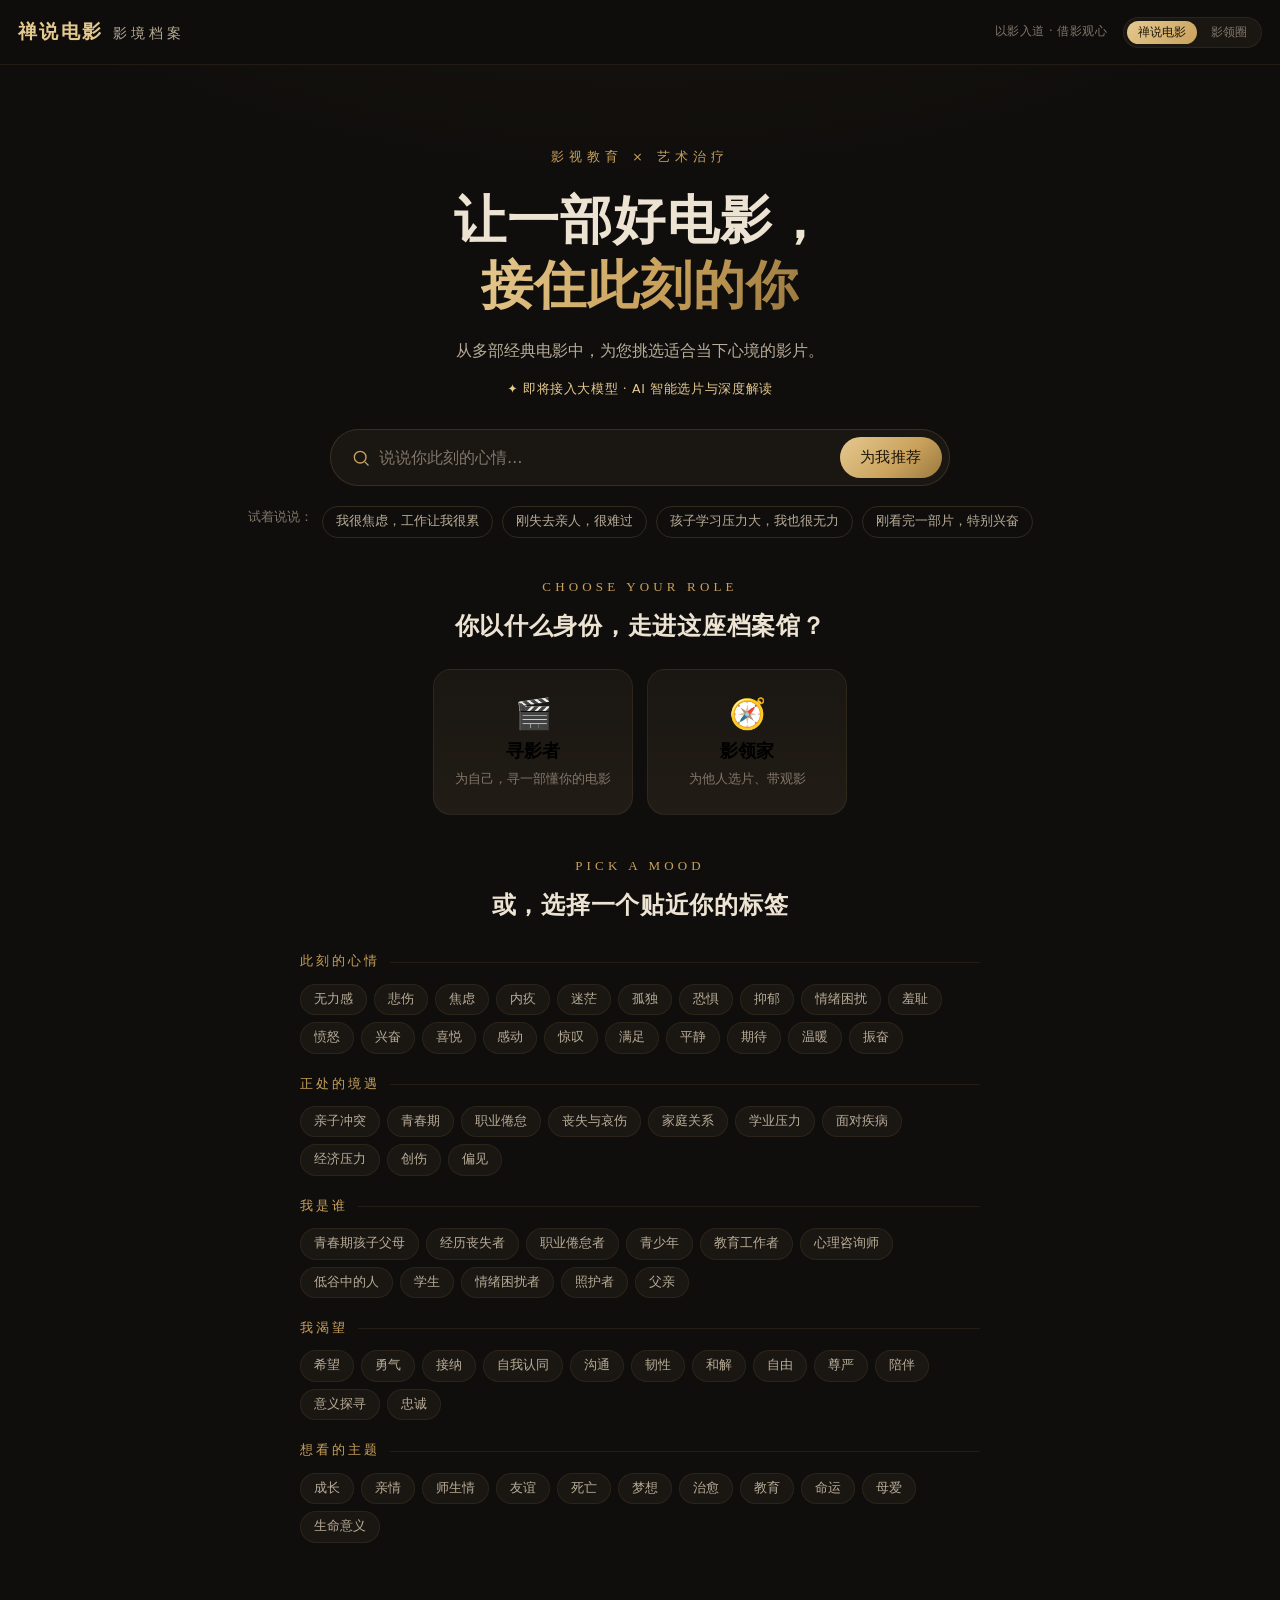
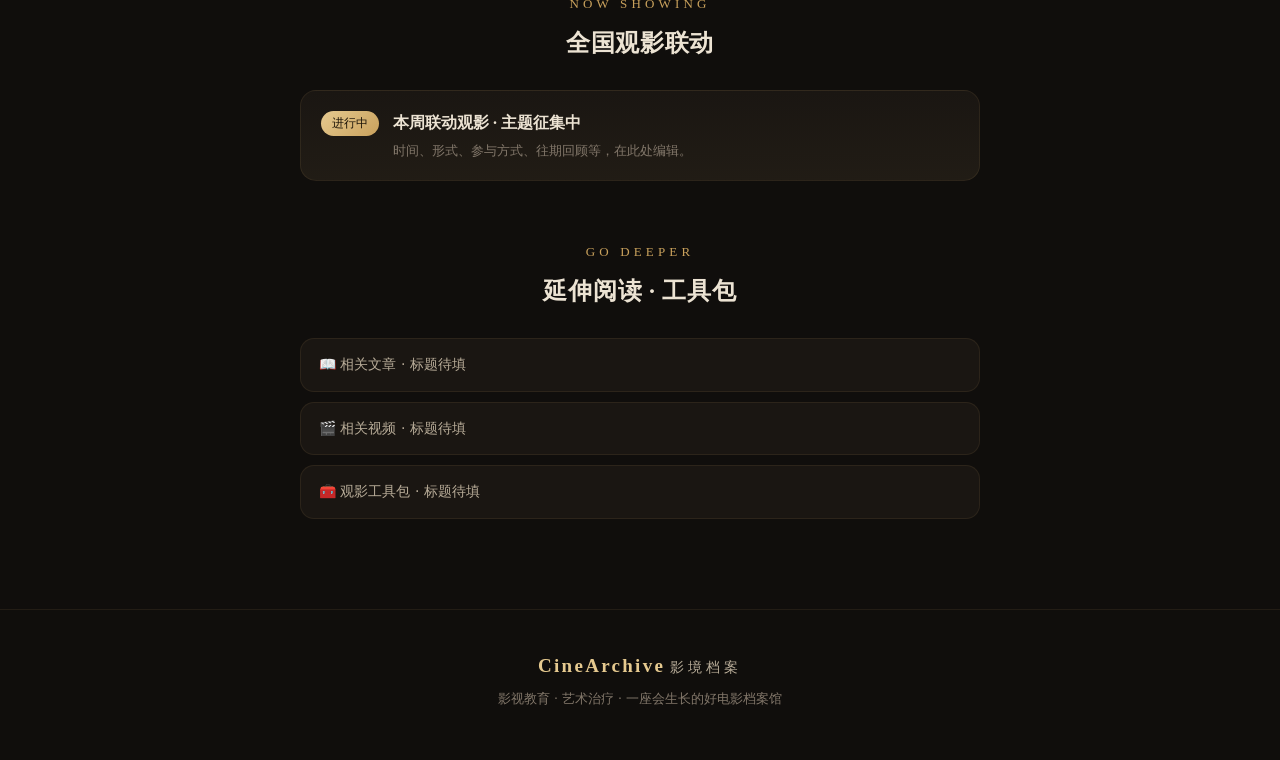
<file: cinearchive.html>
<!DOCTYPE html>
<html lang="zh-CN">
<head>
<meta charset="UTF-8" />
<meta name="viewport" content="width=device-width, initial-scale=1.0, viewport-fit=cover" />
<title>影境档案 · 好电影的深度档案馆</title>
<meta name="description" content="从多部经典电影中，为您挑选适合当下心境的影片——影视教育 × 艺术治疗。" />
<meta name="theme-color" content="#100e0c" />
<style>
:root{--bg:#100e0c;--surface:#1a1612;--surface-2:#211c15;--hairline:rgba(214,177,110,.16);--hairline-soft:rgba(214,177,110,.09);--ink:#ece3d3;--ink-2:#b9ad99;--ink-3:#82776a;--gold:#c9a15c;--gold-rgb:201,161,92;--gold-soft:#e5c98f;--gold-deep:#9a793e;--danger:#c96a5c;--font-serif:"Songti SC","STSong","SimSun",serif;--font-sans:-apple-system,"PingFang SC","Microsoft YaHei",system-ui,sans-serif;--ease:cubic-bezier(.22,1,.36,1)}
body[data-brand="yingling"]{--gold:#7b9bd6;--gold-soft:#a9c3ee;--gold-deep:#5a78b0;--gold-rgb:123,155,214;--hairline:rgba(150,180,225,.16);--hairline-soft:rgba(150,180,225,.09)}
*{box-sizing:border-box}
body{margin:0;background:var(--bg);background:radial-gradient(1400px 800px at 50% -12%,#1d1812 0%,var(--bg) 58%);color:var(--ink);font-family:var(--font-sans);line-height:1.7;-webkit-font-smoothing:antialiased;overflow-x:hidden}
.container{width:min(680px,calc(100% - 36px));margin-inline:auto}
.site-header{position:sticky;top:0;z-index:20;display:flex;align-items:center;gap:16px;padding:16px 18px;background:rgba(16,14,12,.92);border-bottom:1px solid var(--hairline-soft)}
.brand{display:flex;align-items:baseline;gap:10px;text-decoration:none;color:var(--ink)}
.brand__mark{font-family:Georgia,serif;font-size:19px;font-weight:600;letter-spacing:.12em;color:var(--gold-soft)}
.brand__cn{font-family:var(--font-serif);font-size:14px;letter-spacing:.28em;color:var(--ink-2)}
.brand__tagline{margin-left:auto;font-size:11.5px;letter-spacing:.04em;color:var(--ink-3)}
.brand-switch{display:flex;gap:3px;flex-shrink:0;background:var(--surface);border:1px solid var(--hairline-soft);border-radius:999px;padding:3px}
.brand-switch button{border:none;background:transparent;color:var(--ink-3);font-size:11.5px;padding:4px 11px;border-radius:999px;cursor:pointer;transition:all .2s}
.brand-switch button.is-active{background:linear-gradient(135deg,var(--gold-soft),var(--gold));color:#1c1408}
.hero{padding:clamp(48px,9vh,88px) 18px 30px;text-align:center}
.hero__eyebrow{margin:0 0 20px;font-size:12.5px;letter-spacing:.4em;color:var(--gold);text-transform:uppercase}
.hero__title{margin:0;font-family:var(--font-serif);font-weight:700;font-size:clamp(34px,7vw,52px);line-height:1.25;letter-spacing:.02em}
.hero__title em{font-style:normal;background:linear-gradient(120deg,var(--gold-soft),var(--gold) 55%,var(--gold-deep));-webkit-background-clip:text;background-clip:text;color:transparent}
.hero__sub{margin:20px auto 0;font-size:15.5px;font-weight:300;color:var(--ink-2)}
.hero__ai-note{margin:14px 0 0;font-size:12.5px;letter-spacing:.05em;color:var(--gold-soft)}
.ask-box{display:flex;align-items:center;gap:8px;max-width:620px;margin:30px auto 0;padding:7px 7px 7px 20px;background:var(--surface);border:1px solid var(--hairline);border-radius:999px;transition:border-color .3s var(--ease),box-shadow .3s var(--ease)}
.ask-box:focus-within{border-color:var(--gold-deep);box-shadow:0 0 0 4px rgba(var(--gold-rgb),.22)}
.ask-box__icon{color:var(--gold);display:inline-flex;flex-shrink:0}
.ask-box__input{flex:1;min-width:0;background:transparent;border:none;outline:none;color:var(--ink);font-family:var(--font-sans);font-size:15.5px;padding:11px 0}
.ask-box__input::placeholder{color:var(--ink-3)}
.ask-box__submit{display:inline-flex;align-items:center;gap:8px;flex-shrink:0;padding:11px 20px;border:none;border-radius:999px;background:linear-gradient(135deg,var(--gold-soft),var(--gold) 60%,var(--gold-deep));color:#1c1408;font-size:14.5px;font-weight:500;letter-spacing:.04em;cursor:pointer}
.hero__examples{display:flex;flex-wrap:wrap;justify-content:center;gap:9px;margin-top:20px}
.hero__examples-label{font-size:12.5px;color:var(--ink-3)}
.chip{display:inline-flex;align-items:center;padding:6px 13px;border-radius:999px;font-size:12.5px;line-height:1.4;cursor:pointer;transition:all .25s var(--ease)}
.chip--ghost{background:transparent;border:1px solid var(--hairline);color:var(--ink-2)}
.chip--ghost:hover{border-color:var(--gold-deep);color:var(--gold-soft)}
.chip--gold{background:rgba(var(--gold-rgb),.16);border:1px solid rgba(var(--gold-rgb),.38);color:var(--gold-soft)}
.chip--tag{background:var(--surface);border:1px solid var(--hairline-soft);color:var(--ink-2)}
.chip--tag:hover{border-color:var(--gold-deep);color:var(--gold-soft);transform:translateY(-1px)}
.chip--muted{background:var(--surface-2);border:1px solid var(--hairline-soft);color:var(--ink-2)}
.section-kicker{margin:0 0 8px;font-family:Georgia,serif;font-size:13px;letter-spacing:.32em;color:var(--gold);text-transform:uppercase}
.tags-section{padding:10px 0 40px}
.tags-section__head{text-align:center;margin-bottom:26px}
.tags-section__title{margin:0;font-family:var(--font-serif);font-weight:600;font-size:clamp(19px,4vw,24px);letter-spacing:.03em}
.tag-groups{display:flex;flex-direction:column;gap:20px}
.tag-group__label{display:flex;align-items:center;gap:10px;margin:0 0 11px;font-family:Georgia,serif;font-size:12.5px;letter-spacing:.24em;text-transform:uppercase;color:var(--gold)}
.tag-group__label::after{content:"";flex:1;height:1px;background:var(--hairline-soft)}
.tag-group__chips{display:flex;flex-wrap:wrap;gap:7px}
.results{padding:16px 0 40px}
.results__head{display:flex;align-items:flex-end;justify-content:space-between;gap:16px;margin-bottom:8px}
.results__query{margin:0;font-family:var(--font-serif);font-weight:600;font-size:21px;color:var(--ink)}
.results__query span{color:var(--gold-soft)}
.results__intent{display:flex;flex-wrap:wrap;gap:6px;justify-content:flex-end}
.results__note{margin:0 0 18px;font-size:12.5px;color:var(--ink-3)}
.results__grid{display:flex;flex-direction:column;gap:9px}
.movie-pill{display:flex;align-items:center;gap:13px;padding:9px 14px 9px 11px;background:linear-gradient(180deg,var(--surface),var(--surface-2));border:1px solid var(--hairline-soft);border-radius:16px;cursor:pointer;transition:transform .3s var(--ease),border-color .3s var(--ease)}
.movie-pill:hover{transform:translateY(-2px);border-color:rgba(var(--gold-rgb),.45)}
.movie-pill__poster{flex-shrink:0;width:42px;height:42px;border-radius:50%;display:flex;align-items:center;justify-content:center;font-family:var(--font-serif);font-weight:700;font-size:19px;color:rgba(255,255,255,.92)}
.movie-pill__main{flex:1;min-width:0}
.movie-pill__title{margin:0;font-family:var(--font-serif);font-weight:600;font-size:15.5px;overflow:hidden;text-overflow:ellipsis;white-space:nowrap}
.movie-pill__meta{margin:2px 0 0;font-size:11.5px;color:var(--ink-3);overflow:hidden;text-overflow:ellipsis;white-space:nowrap}
.movie-pill__tags{display:flex;gap:5px;flex-shrink:0}
.movie-pill__score{flex-shrink:0;font-family:Georgia,serif;font-size:16px;font-weight:700;color:var(--gold-soft);min-width:42px;text-align:right}
.tag-pill{padding:3px 9px;border-radius:999px;font-size:11px;background:rgba(var(--gold-rgb),.09);border:1px solid var(--hairline-soft);color:var(--ink-2);white-space:nowrap}
.tag-pill--hit{background:rgba(var(--gold-rgb),.2);border-color:rgba(var(--gold-rgb),.42);color:var(--gold-soft)}
.site-footer{margin-top:40px;padding:40px 0 50px;border-top:1px solid var(--hairline-soft);text-align:center}
.site-footer p{margin:6px 0 0;color:var(--ink-3);font-size:12.5px}
.activity-section{padding:10px 0 50px}
.activity-list{display:flex;flex-direction:column;gap:12px}
.activity-card{display:flex;align-items:flex-start;gap:14px;padding:18px 20px;background:linear-gradient(180deg,var(--surface),var(--surface-2));border:1px solid var(--hairline-soft);border-radius:16px}
.activity-card__badge{flex-shrink:0;margin-top:2px;padding:3px 11px;border-radius:999px;font-size:11.5px;font-weight:500;color:#1c1408;background:linear-gradient(135deg,var(--gold-soft),var(--gold))}
.activity-card__title{margin:0;font-family:var(--font-serif);font-weight:600;font-size:16px}
.activity-card__desc{margin:4px 0 0;font-size:13px;color:var(--ink-3)}
.extra-section{padding:10px 0 50px}
.extra-list{display:flex;flex-direction:column;gap:10px}
.extra-card{display:block;padding:14px 18px;background:var(--surface);border:1px solid var(--hairline-soft);border-radius:14px;color:var(--ink-2);text-decoration:none;font-size:14px;transition:all .25s}
.extra-card:hover{border-color:var(--gold-deep);color:var(--gold-soft)}
.guide-section{padding:8px 0 30px}
.role-select{text-align:center}
.role-cards{display:flex;gap:14px;justify-content:center;flex-wrap:wrap;margin-top:22px}
.role-card{display:flex;flex-direction:column;align-items:center;gap:8px;width:200px;padding:26px 20px;background:linear-gradient(180deg,var(--surface),var(--surface-2));border:1px solid var(--hairline-soft);border-radius:18px;cursor:pointer;transition:all .3s}
.role-card:hover{transform:translateY(-3px);border-color:var(--gold-deep)}
.role-card__icon{font-size:30px}
.role-card__name{font-family:var(--font-serif);font-weight:600;font-size:18px}
.role-card__desc{font-size:12.5px;color:var(--ink-3)}
.wizard{max-width:560px;margin:30px auto 0}
.wizard__progress{height:4px;background:var(--surface-2);border-radius:999px;overflow:hidden;margin-bottom:16px}
.wizard__progress span{display:block;height:100%;background:linear-gradient(90deg,var(--gold-soft),var(--gold));transition:width .3s}
.wizard__step{margin:0 0 6px;font-size:12px;letter-spacing:.2em;color:var(--ink-3);text-transform:uppercase}
.wizard__question{margin:0 0 18px;font-family:var(--font-serif);font-weight:600;font-size:22px}
.wizard__chips{display:flex;flex-wrap:wrap;gap:8px;margin-bottom:22px}
.wizard__chips .chip--tag.is-selected{background:rgba(var(--gold-rgb),.22);border-color:var(--gold-deep);color:var(--gold-soft)}
.wizard__nav{display:flex;gap:10px;justify-content:flex-end;align-items:center}
.interpretation{padding:16px 18px;border-radius:14px;border:1px solid var(--hairline);background:rgba(var(--gold-rgb),.08);color:var(--ink-2);font-size:14px;line-height:1.9;margin-bottom:6px;white-space:pre-wrap}
.modal{position:fixed;inset:0;z-index:50;display:flex;align-items:center;justify-content:center;padding:20px}
.modal[hidden]{display:none!important}
.modal__backdrop{position:absolute;inset:0;background:rgba(8,6,4,.82)}
.modal__dialog{position:relative;width:min(680px,100%);max-height:86vh;overflow-y:auto;background:linear-gradient(180deg,var(--surface),var(--bg));border:1px solid var(--hairline);border-radius:20px}
.modal__close{position:sticky;top:14px;float:right;margin:14px 14px 0 0;z-index:2;width:36px;height:36px;border-radius:50%;border:1px solid var(--hairline);background:var(--surface-2);color:var(--ink-2);font-size:14px;cursor:pointer}
.modal__body{padding:6px 26px 34px}
.detail-hero{display:grid;grid-template-columns:90px 1fr;gap:20px;align-items:end;margin-bottom:24px}
.poster{position:relative;aspect-ratio:2/3;border-radius:10px;overflow:hidden;display:flex;align-items:flex-end;padding:12px}
.poster::before{content:"";position:absolute;inset:0;background:linear-gradient(180deg,rgba(0,0,0,0) 45%,rgba(0,0,0,.55) 100%)}
.poster__title{position:relative;font-family:var(--font-serif);font-weight:600;font-size:14px;color:rgba(255,255,255,.94);letter-spacing:.06em;writing-mode:vertical-rl}
.detail-title{margin:0;font-family:var(--font-serif);font-weight:700;font-size:26px}
.detail-en{margin:3px 0 0;font-family:Georgia,serif;font-style:italic;color:var(--ink-3);font-size:14px}
.detail-meta{margin:12px 0 0;display:flex;flex-wrap:wrap;gap:6px 14px;font-size:13px;color:var(--ink-2)}
.meta-dot{color:var(--ink-3)}
.detail-synopsis{font-size:14.5px;line-height:1.95;color:var(--ink);border-left:2px solid var(--gold-deep);padding-left:16px;margin:0 0 22px}
.detail-section{margin-bottom:22px}
.detail-section h4{margin:0 0 9px;font-family:var(--font-serif);font-size:13.5px;font-weight:600;letter-spacing:.14em;color:var(--gold)}
.detail-section p,.detail-section li{font-size:13.5px;color:var(--ink-2);font-weight:300;line-height:1.9}
.detail-section ul{margin:0;padding-left:18px}
.analysis-grid{display:grid;grid-template-columns:1fr 1fr;gap:10px}
.analysis-box{padding:13px 15px;border-radius:11px;background:var(--surface-2);border:1px solid var(--hairline-soft)}
.analysis-box h5{margin:0 0 5px;font-size:12.5px;color:var(--gold-soft);font-weight:500;letter-spacing:.08em}
.analysis-box p{margin:0;font-size:12.5px;color:var(--ink-2)}
.tag-row{display:flex;flex-wrap:wrap;gap:6px;margin-bottom:10px}
.warning{padding:11px 15px;border-radius:10px;border:1px solid rgba(201,106,92,.4);background:rgba(201,106,92,.1);color:#e0a99b;font-size:12.5px}
.rating{display:inline-flex;align-items:center;gap:4px}
.rating__src{color:var(--ink-3);font-size:11px}
.rating__val{color:var(--gold-soft);font-weight:500}
@media(max-width:520px){.brand__tagline{display:none}.movie-pill__tags{display:none}.movie-pill{padding:8px 11px}.movie-pill__poster{width:36px;height:36px;font-size:16px}.analysis-grid{grid-template-columns:1fr}.ask-box{padding-left:14px}.ask-box__submit{padding:11px 14px}.ask-box__submit span{display:none}}
</style>
</head>
<body>
<header class="site-header">
  <a class="brand" href="#top"><span class="brand__mark" id="brand-name">禅说电影</span><span class="brand__cn">影境档案</span></a>
  <span class="brand__tagline" id="brand-tagline">以影入道 · 借影观心</span>
  <div class="brand-switch" id="brand-switch">
    <button data-brand="chanshuo" class="is-active">禅说电影</button>
    <button data-brand="yingling">影领圈</button>
  </div>
</header>

<main id="top">
  <section class="hero">
    <p class="hero__eyebrow">影视教育 × 艺术治疗</p>
    <h1 class="hero__title">让一部好电影，<br><em>接住此刻的你</em></h1>
    <p class="hero__sub">从多部经典电影中，为您挑选适合当下心境的影片。</p>
    <p class="hero__ai-note">✦ 即将接入大模型 · AI 智能选片与深度解读</p>
    <form class="ask-box" id="recommend-form" autocomplete="off">
      <span class="ask-box__icon"><svg viewBox="0 0 24 24" width="20" height="20" fill="none" stroke="currentColor" stroke-width="1.6"><circle cx="11" cy="11" r="7"></circle><path d="M21 21l-4.35-4.35"></path></svg></span>
      <input id="query-input" class="ask-box__input" type="text" placeholder="说说你此刻的心情…" />
      <button class="ask-box__submit" type="submit"><span>为我推荐</span></button>
    </form>
    <div class="hero__examples">
      <span class="hero__examples-label">试着说说：</span>
      <button class="chip chip--ghost" data-query="我很焦虑，工作让我很累">我很焦虑，工作让我很累</button>
      <button class="chip chip--ghost" data-query="刚失去亲人，很难过">刚失去亲人，很难过</button>
      <button class="chip chip--ghost" data-query="孩子学习压力大，我也很无力">孩子学习压力大，我也很无力</button>
      <button class="chip chip--ghost" data-query="刚看完一部片，特别兴奋">刚看完一部片，特别兴奋</button>
    </div>
  </section>

  <section class="guide-section">
    <div class="container">
      <div class="role-select" id="role-select">
        <p class="section-kicker">Choose your role</p>
        <h2 class="tags-section__title">你以什么身份，走进这座档案馆？</h2>
        <div class="role-cards">
          <button class="role-card" data-role="viewer">
            <span class="role-card__icon">🎬</span>
            <span class="role-card__name">寻影者</span>
            <span class="role-card__desc">为自己，寻一部懂你的电影</span>
          </button>
          <button class="role-card" data-role="facilitator">
            <span class="role-card__icon">🧭</span>
            <span class="role-card__name">影领家</span>
            <span class="role-card__desc">为他人选片、带观影</span>
          </button>
        </div>
      </div>
      <div class="wizard" id="wizard" hidden>
        <div class="wizard__progress"><span id="wizard-progress"></span></div>
        <p class="wizard__step" id="wizard-step">第 1 / 5 问</p>
        <h2 class="wizard__question" id="wizard-question"></h2>
        <div class="wizard__chips" id="wizard-chips"></div>
        <div class="wizard__nav">
          <button class="mini-btn" id="wizard-back" hidden>← 上一步</button>
          <button class="ask-box__submit" id="wizard-next"><span>下一步 →</span></button>
        </div>
      </div>
    </div>
  </section>

  <section class="tags-section">
    <div class="container">
      <header class="tags-section__head">
        <p class="section-kicker">Pick a mood</p>
        <h2 class="tags-section__title">或，选择一个贴近你的标签</h2>
      </header>
      <div class="tag-groups" id="tag-groups"></div>
    </div>
  </section>

  <section class="results" id="results" hidden>
    <div class="container">
      <header class="results__head">
        <div><p class="section-kicker">为你挑选</p><h2 class="results__query">“<span id="echo-query"></span>”</h2></div>
        <div class="results__intent" id="intent-tags"></div>
      </header>
      <div class="results__grid" id="results-grid"></div>
    </div>
  </section>

  <section class="activity-section">
    <div class="container">
      <header class="tags-section__head">
        <p class="section-kicker">Now Showing</p>
        <h2 class="tags-section__title">全国观影联动</h2>
      </header>
      <!-- ⬇️⬇️ 活动编辑区开始：在这里增改活动卡片 ⬇️⬇️ -->
      <div class="activity-list">
        <article class="activity-card">
          <span class="activity-card__badge">进行中</span>
          <div><h3 class="activity-card__title">本周联动观影 · 主题征集中</h3>
          <p class="activity-card__desc">时间、形式、参与方式、往期回顾等，在此处编辑。</p></div>
        </article>
      </div>
      <!-- ⬆️⬆️ 活动编辑区结束 ⬆️⬆️ -->
    </div>
  </section>

  <section class="extra-section">
    <div class="container">
      <header class="tags-section__head">
        <p class="section-kicker">Go Deeper</p>
        <h2 class="tags-section__title">延伸阅读 · 工具包</h2>
      </header>
      <!-- ⬇️ 链接占位区：把 href="#" 换成真实文章/视频/工具包链接 ⬇️ -->
      <div class="extra-list">
        <a class="extra-card" href="#">📖 相关文章 · 标题待填</a>
        <a class="extra-card" href="#">🎬 相关视频 · 标题待填</a>
        <a class="extra-card" href="#">🧰 观影工具包 · 标题待填</a>
      </div>
      <!-- ⬆️ 链接占位区结束 ⬆️ -->
    </div>
  </section>
</main>

<footer class="site-footer">
  <div class="container">
    <span class="brand__mark">CineArchive</span> <span class="brand__cn">影境档案</span>
    <p>影视教育 · 艺术治疗 · 一座会生长的好电影档案馆</p>
  </div>
</footer>

<div class="modal" id="movie-modal" hidden>
  <div class="modal__backdrop" data-close></div>
  <div class="modal__dialog" role="dialog" aria-modal="true">
    <button class="modal__close" data-close aria-label="关闭">✕</button>
    <div class="modal__body" id="modal-body"></div>
  </div>
</div>

<script>
const MOVIES = [{"id": 1, "title": "死亡诗社", "title_en": "Dead Poets Society", "year": 1989, "director": "彼得·威尔", "cast": ["罗宾·威廉姆斯", "罗伯特·肖恩·莱纳德", "伊桑·霍克"], "country": "美国", "duration": 128, "genres": ["剧情", "成长"], "rating_domestic": 9.2, "rating_international": 8.1, "synopsis": "保守的威尔顿学院里，新来的英文老师基廷用诗歌唤醒学生独立思考、追逐热爱，鼓励他们「抓住每一天」。学生们重建「死亡诗社」，却在梦想与家庭期望、传统与自我的冲突中走向一个令人心碎的结局。", "analysis": {"theme": "教育应该点燃而非填鸭；青春期的自我觉醒与权威、父辈期待的冲突。", "art_value": "「Carpe Diem」的意象贯穿全片，站在课桌上换视角的镜头成为影史经典；诗歌与画面互为隐喻，情绪层层铺垫直至爆发。", "edu_value": "是讨论「教育的目的是什么」「如何支持孩子的自我认同」的最佳影像教材，适合家长、教师与青少年共同观看并展开对话。", "therapy_value": "让被规则与期待压得喘不过气的人看见：迷茫与自我探索本身就是成长的一部分；影片对「被否定」的痛有极深的共情，也能帮助父母理解过度控制可能带来的代价。"}, "audiences": ["青少年", "青春期孩子父母", "教育工作者", "迷茫中的人"], "support_types": ["视角转换", "自我接纳", "勇气示范", "沟通启发", "意义探寻"], "therapy_notes": "适合青春期自我认同议题与亲子关系议题。观影后建议围绕「孩子的热爱该被如何对待」展开对话，而非评判影片结局的对错。", "warnings": ["影片包含青少年自杀情节，情绪低落者建议在有支持的环境下观看，并由成人引导讨论。"], "questions": ["基廷老师的教育方式，哪些值得学习，哪些有争议？", "片中的父母和学校，最想保护的是什么？又忽略了什么？", "如果你的热爱与父母的期待冲突，你会如何沟通？"], "tags": ["青春期", "亲子冲突", "自我认同", "迷茫", "勇气", "成长", "师生情", "教育", "青春期孩子父母", "教育工作者", "青少年", "自由", "希望"]}, {"id": 2, "title": "心灵捕手", "title_en": "Good Will Hunting", "year": 1997, "director": "格斯·范·桑特", "cast": ["马特·达蒙", "罗宾·威廉姆斯", "本·阿弗莱克"], "country": "美国", "duration": 126, "genres": ["剧情", "心理"], "rating_domestic": 8.9, "rating_international": 8.3, "synopsis": "天才清洁工威尔有惊人的数学天赋，却因童年创伤与自我防御，用攻击和逃避推开所有人。心理医生肖恩以真诚的陪伴，一句「这不是你的错」，慢慢敲开他坚硬的外壳，帮他敢于爱、敢于选择自己的人生。", "analysis": {"theme": "创伤如何让人自我设限；真诚的关系是疗愈的起点；「这不是你的错」。", "art_value": "通过对话推进的心理剧，靠表演与台词承载张力；肖恩与威尔在湖边长椅上的对话是影史最动人的治疗场景之一。", "edu_value": "展示了什么是「有边界的真诚」的助人关系；可用于理解童年创伤与防御机制。", "therapy_value": "对「觉得自己不配被爱」「用攻击保护自己」的人有极强的疗愈意义；也让人们看见：被稳稳接住一次，可能改变一生。"}, "audiences": ["心理咨询师", "经历创伤的人", "自我怀疑的人", "教育工作者"], "support_types": ["情感共鸣", "关系镜像", "自我接纳", "陪伴", "希望感"], "therapy_notes": "适合探讨创伤、自我价值与信任议题。心理咨询师可将其作为「治疗关系」的教学片段。", "warnings": ["涉及童年虐待的回忆片段，有过相关经历者建议在有支持下观看。"], "questions": ["是什么让威尔终于相信了肖恩？", "「这不是你的错」这句话的力量来自哪里？", "我们是否也曾用「推开别人」来保护自己？"], "tags": ["创伤", "自我认同", "羞耻", "希望", "接纳", "陪伴", "治愈", "心理咨询师", "成长", "和解", "友谊"]}, {"id": 3, "title": "千与千寻", "title_en": "Spirited Away", "year": 2001, "director": "宫崎骏", "cast": ["柊瑠美", "入野自由", "夏木真理"], "country": "日本", "duration": 125, "genres": ["动画", "奇幻", "成长"], "rating_domestic": 9.4, "rating_international": 8.6, "synopsis": "少女千寻误入神灵世界，父母因贪吃变成猪。为了拯救父母、找回自己的名字，她在汤屋打工，学会勇敢、责任与善意，从一个依赖父母的女孩成长为独立的人。", "analysis": {"theme": "成长即是一场「记住自己名字」的旅程；迷失与找回自我。", "art_value": "宫崎骏的巅峰之作，天马行空的想象力与细腻的东方美学；「无脸男」等形象成为关于欲望与孤独的经典隐喻。", "edu_value": "帮助孩子理解劳动、责任与善意；也让孩子看到「害怕但仍向前」的勇气。", "therapy_value": "对处于转变期（升学、离家、进入新环境）的人尤其有共鸣：成长伴随着恐惧与失去，但只要不忘记自己是谁，就能穿过隧道。"}, "audiences": ["青少年", "孩子", "经历转变的人", "情绪困扰者"], "support_types": ["情感共鸣", "勇气示范", "自我接纳", "意义探寻", "希望感"], "therapy_notes": "温和、适合亲子共赏。可用来和孩子谈论「进入新环境的不安」与「如何面对害怕」。", "warnings": [], "questions": ["千寻为什么一定不能忘记自己的名字？", "你进入一个陌生的新环境时，是什么感觉？", "无脸男想要的是什么？他为什么那么孤独？"], "tags": ["成长", "迷茫", "孤独", "勇气", "自我认同", "治愈", "希望", "青少年", "友谊", "陪伴"]}, {"id": 4, "title": "阳光小美女", "title_en": "Little Miss Sunshine", "year": 2006, "director": "乔纳森·戴顿 / 维莱莉·法瑞斯", "cast": ["阿比盖尔·布雷斯林", "格雷戈·金尼尔", "史蒂夫·卡瑞尔", "艾伦·阿金"], "country": "美国", "duration": 101, "genres": ["喜剧", "家庭"], "rating_domestic": 8.3, "rating_international": 7.8, "synopsis": "一个「失败」家庭开着一辆破旧面包车，送小女儿奥利芙参加选美比赛。爷爷教她「真正的失败是害怕去尝试」，一路上每个人都与自己的失败和解，最终明白：家人的接纳比成功更重要。", "analysis": {"theme": "对「成功学」的温柔解构；接纳失败与彼此；家人是可以一起推车的人。", "art_value": "公路片与家庭喜剧的完美结合，用荒诞幽默包裹深刻情感；结尾全家上台跳舞的场景是对「标准答案」的有力反叛。", "edu_value": "帮助孩子和家长重新定义「成功」，理解「努力了但结果不如意」也有价值。", "therapy_value": "对「害怕失败」「追求完美」的人极具疗愈：它告诉你，真正的失败不是没赢，而是因为害怕而不敢尝试。"}, "audiences": ["低谷中的人", "家庭关系紧张的人", "青少年", "学生", "抑郁症家属"], "support_types": ["情感共鸣", "认知重构", "接纳", "希望感", "陪伴"], "therapy_notes": "适合全家观看，尤其适合有「必须成功」焦虑的家庭。片中对抑郁症角色（舅舅）的处理温和而有尊严。", "warnings": ["有角色提及自杀未遂经历（以克制方式呈现）。"], "questions": ["这个家庭「失败」在哪里，「成功」又在哪里？", "爷爷说「真正的失败是害怕尝试」，你同意吗？", "家人之间，如何既能坦诚又能接纳彼此的不完美？"], "tags": ["家庭关系", "抑郁", "接纳", "希望", "梦想", "勇气", "陪伴", "低谷中的人", "亲情", "治愈", "自我认同", "喜悦", "温暖"]}, {"id": 5, "title": "海边的曼彻斯特", "title_en": "Manchester by the Sea", "year": 2016, "director": "肯尼思·洛纳根", "cast": ["卡西·阿弗莱克", "米歇尔·威廉姆斯", "卢卡斯·赫奇斯"], "country": "美国", "duration": 137, "genres": ["剧情", "家庭"], "rating_domestic": 8.6, "rating_international": 7.8, "synopsis": "李·钱德勒因一场事故失去了三个孩子，从此心如死灰。哥哥去世后，他被指定为侄子帕特里克的监护人，被迫回到那个充满回忆的海边小镇。影片没有廉价的救赎，而是诚实地说：有些伤痛无法愈合，人只能带着它活下去。", "analysis": {"theme": "哀伤的真实样貌——它不一定走向和解，而可能是「带着伤活下去」。", "art_value": "极简克制的叙事与卡西·阿弗莱克的表演，让悲伤不靠煽情而是靠沉默传递；被许多影评人视为近十年最真实地呈现悲伤的电影。", "edu_value": "帮助人们理解：面对丧失，说「都会好起来的」有时是一种压力；陪伴不必急着安慰。", "therapy_value": "对正在哀伤中的人，这部片是一种「被理解」：它不催促你振作，而是一起坐在悲伤里。也教会旁人如何以不打扰的方式陪伴。"}, "audiences": ["经历丧失者", "经历创伤的人", "心理咨询师", "陪伴哀伤者的人"], "support_types": ["情感共鸣", "认知重构", "陪伴", "接纳", "情绪命名"], "therapy_notes": "这是一部「反治愈」的哀伤电影，力量在于真实。建议用于哀伤辅导，但不适合处于急性哀伤期、急需希望感的人独自观看。", "warnings": ["核心情节涉及儿童丧生与强烈内疚，情绪敏感者慎看；建议由专业人士引导。"], "questions": ["李为什么无法原谅自己？他真的「不配」快乐吗？", "「我走不出来」和「我不想走出来」有什么区别？", "当朋友陷入哀伤，我们能做的最好的事是什么？"], "tags": ["丧失与哀伤", "悲伤", "内疚", "创伤", "接纳", "陪伴", "死亡", "经历丧失者", "心理咨询师", "和解"]}, {"id": 6, "title": "当幸福来敲门", "title_en": "The Pursuit of Happyness", "year": 2006, "director": "加布里埃莱·穆奇诺", "cast": ["威尔·史密斯", "贾登·史密斯"], "country": "美国", "duration": 117, "genres": ["剧情", "传记"], "rating_domestic": 9.2, "rating_international": 8.0, "synopsis": "医疗器械推销员克里斯投资失败、妻子离去，带着年幼的儿子流离失所，甚至睡在公共厕所里。他咬牙争取到无薪实习机会，在绝境中不放弃，最终靠坚持与父爱为儿子撑起一片天。", "analysis": {"theme": "在绝境中守护希望与尊严；父爱是永不放弃的理由。", "art_value": "基于真实故事改编，威尔·史密斯的表演极具感染力；「幸福」一词的拼写错误（Happyness）本身就是一个温柔的隐喻。", "edu_value": "帮助孩子理解坚持的意义，也帮助成年人看见：低谷不是终点。", "therapy_value": "对「无力感」「经济压力」「孤立无援」的人是一剂强心针：它不否认苦难，而是示范如何在苦难中守住爱与希望。"}, "audiences": ["低谷中的人", "父亲", "经济压力中的人", "职业倦怠者"], "support_types": ["希望感", "勇气示范", "韧性", "视角转换", "意义探寻"], "therapy_notes": "适合在低谷期寻找力量时观看。注意：不要用「别人那么惨都坚持下来了」来否定自己或他人的痛苦，而应聚焦「希望与行动」本身。", "warnings": ["呈现无家可归、经济困境等现实压力。"], "questions": ["是什么支撑克里斯在最难的时候没有倒下？", "幸福是需要「追求」的，还是「感受」的？", "克里斯如何守护儿子的安全感？"], "tags": ["无力感", "经济压力", "希望", "韧性", "勇气", "梦想", "亲情", "低谷中的人", "父亲", "尊严", "成长", "振奋", "感动"]}, {"id": 7, "title": "头脑特工队", "title_en": "Inside Out", "year": 2015, "director": "彼特·道格特", "cast": ["艾米·波勒", "菲利丝·史密斯", "刘易斯·布莱克"], "country": "美国", "duration": 95, "genres": ["动画", "家庭", "心理"], "rating_domestic": 8.8, "rating_international": 8.1, "synopsis": "女孩莱莉随父母搬家，脑中五种情绪——乐乐、忧忧、怕怕、厌厌、怒怒——在她的大脑中展开一场冒险。影片告诉观众：悲伤不是需要赶走的坏情绪，而是让人与人靠近、让记忆有深度的力量。", "analysis": {"theme": "所有情绪都有价值；接纳悲伤，是心理健康的关键一步。", "art_value": "皮克斯用极具想象力的视觉化，把抽象的情绪与记忆机制变成可感的故事；「核心记忆」「性格岛」成为讨论心理的通俗语言。", "edu_value": "是儿童情绪教育的绝佳教材，帮助孩子命名情绪、理解「难过是正常的」。", "therapy_value": "对情绪困扰者与家长都有帮助：它传递的核心信息是——情绪没有好坏，被允许表达的情绪才不会变成问题。"}, "audiences": ["青少年", "孩子", "青春期孩子父母", "情绪困扰者", "教育工作者"], "support_types": ["情绪命名", "认知重构", "自我接纳", "沟通启发", "情感共鸣"], "therapy_notes": "非常适合亲子共赏、情绪教育课与心理咨询的入门素材。可引导孩子给自己的情绪起名字。", "warnings": [], "questions": ["忧忧为什么那么重要？没有悲伤会发生什么？", "你最近一次「允许自己难过」是什么时候？", "如果给你现在的情绪画一个角色，它长什么样？"], "tags": ["情绪困扰", "抑郁", "焦虑", "悲伤", "接纳", "自我认同", "成长", "青春期", "亲子冲突", "青少年", "青春期孩子父母", "治愈", "陪伴", "亲情"]}, {"id": 8, "title": "肖申克的救赎", "title_en": "The Shawshank Redemption", "year": 1994, "director": "弗兰克·德拉邦特", "cast": ["蒂姆·罗宾斯", "摩根·弗里曼"], "country": "美国", "duration": 142, "genres": ["剧情", "犯罪"], "rating_domestic": 9.7, "rating_international": 9.3, "synopsis": "银行家安迪蒙冤入狱，在肖申克监狱的高墙内，他用二十年的隐忍、智慧与希望，凿出一条通往自由的路，也照亮了狱友瑞德的人生。", "analysis": {"theme": "希望是穿透高墙的光；「有些鸟是关不住的，它们的羽毛太鲜亮了」。", "art_value": "影史公认的经典，结构严谨、台词隽永；「希望」被拍成了可以触摸的信念。", "edu_value": "教会人长期主义与耐心；也讨论制度对人的异化与人的尊严。", "therapy_value": "对身处困境、感到被「困住」的人极具力量：它不说教地告诉你——即便在最灰暗的处境里，你仍能保有内在的自由与希望。"}, "audiences": ["低谷中的人", "无力感中的人", "身处困境的人"], "support_types": ["希望感", "韧性", "勇气示范", "意义探寻", "自由"], "therapy_notes": "适合在感觉被困、看不到出路时观看。可引导讨论「什么是真正的自由」。", "warnings": ["含监狱暴力、性暴力暗示与自杀情节（以克制方式呈现）。"], "questions": ["安迪的「希望」和「行动」是什么关系？", "瑞德为什么说「希望是危险的东西」，后来他又如何改变？", "在你现在的生活里，什么让你感到「被关住」？"], "tags": ["希望", "无力感", "韧性", "自由", "尊严", "勇气", "友谊", "低谷中的人", "治愈", "意义探寻"]}, {"id": 9, "title": "怦然心动", "title_en": "Flipped", "year": 2010, "director": "罗伯·莱纳", "cast": ["玛德琳·卡罗尔", "卡兰·麦克奥利菲"], "country": "美国", "duration": 90, "genres": ["剧情", "爱情", "成长"], "rating_domestic": 9.1, "rating_international": 7.7, "synopsis": "朱莉从小就喜欢邻居男孩布莱斯，而布莱斯却一直躲着她。影片用双视角讲述这段少年心事，让观众看见同一件事在不同人眼中截然不同，也看见朱莉如何学会珍视自己、守护心爱的梧桐树。", "analysis": {"theme": "喜欢一个人之前，先成为值得被喜欢的自己；「整体大于部分之和」。", "art_value": "双视角叙事是最大亮点，教会观众「换位思考」；纯真而不幼稚。", "edu_value": "青春期情感教育的温和范本，讨论喜欢、尊重与自我价值。", "therapy_value": "对青少年建立自我认同很有帮助：朱莉不因喜欢而失去自我，她守护的梧桐树，正是「守住自己的价值」的象征。"}, "audiences": ["青少年", "青春期孩子父母", "教育工作者"], "support_types": ["自我接纳", "视角转换", "沟通启发", "情感共鸣", "勇气示范"], "therapy_notes": "适合青春期亲子共赏，可用于讨论「喜欢一个人」与「尊重自己」的关系。", "warnings": [], "questions": ["同一件事，朱莉和布莱斯看到的世界为什么如此不同？", "朱莉的哪些品质让她闪闪发光？", "喜欢一个人时，如何不弄丢自己？"], "tags": ["青春期", "亲子冲突", "自我认同", "成长", "沟通", "勇气", "亲情", "接纳", "青少年", "青春期孩子父母", "友谊", "治愈"]}, {"id": 10, "title": "入殓师", "title_en": "Departures", "year": 2008, "director": "泷田洋二郎", "cast": ["本木雅弘", "广末凉子", "山崎努"], "country": "日本", "duration": 130, "genres": ["剧情", "音乐"], "rating_domestic": 8.9, "rating_international": 8.1, "synopsis": "大提琴手小林大悟因乐团解散失业，阴差阳错成为入殓师。在为逝者做最后仪容的过程中，他从最初的抗拒到逐渐理解这份工作的意义，也在此过程中与父亲、与死亡、与自己达成了和解。", "analysis": {"theme": "死亡是生命的一部分；好好告别，是给活着的人的礼物。", "art_value": "获奥斯卡最佳外语片。久石让的配乐与大提琴的意象，把死亡拍得庄重而温柔，不恐怖、不煽情。", "edu_value": "是「死亡教育」与「职业认同」的绝佳教材，帮助人直面告别。", "therapy_value": "对丧亲者、照护者、以及有职业困惑的人都有疗愈作用：它让人明白，认真对待死亡，其实是在认真对待生命。"}, "audiences": ["经历丧失者", "照护者", "职业倦怠者", "面对死亡议题的人"], "support_types": ["情感共鸣", "认知重构", "和解", "意义探寻", "尊严"], "therapy_notes": "适合用于哀伤辅导与死亡教育。观影后可引导谈论「如何好好告别」。", "warnings": ["含遗体处理的仪式画面（庄重克制），对死亡敏感者慎看。"], "questions": ["入殓师这份工作，改变的究竟是逝者还是生者？", "大悟与父亲的最后一幕，完成了怎样的和解？", "在我们的文化里，「告别」有哪些值得被认真对待的时刻？"], "tags": ["丧失与哀伤", "死亡", "和解", "尊严", "职业倦怠", "接纳", "亲情", "经历丧失者", "照护者", "治愈", "意义探寻"]}, {"id": 11, "title": "寻梦环游记", "title_en": "Coco", "year": 2017, "director": "李·昂克里奇", "cast": ["安东尼·冈萨雷斯", "盖尔·加西亚·贝纳尔"], "country": "美国", "duration": 105, "genres": ["动画", "家庭", "奇幻"], "rating_domestic": 9.1, "rating_international": 8.4, "synopsis": "热爱音乐的小男孩米格，在亡灵节意外进入亡灵世界，为寻找曾曾祖父、实现音乐梦想展开冒险。影片用一个温暖的故事告诉观众：只要被家人记得，爱就不会消失。", "analysis": {"theme": "记忆让爱永恒；梦想与家庭可以和解而非对立。", "art_value": "以墨西哥亡灵节为背景，绚烂的视觉与《Remember Me》的旋律，把「死亡」讲得明亮动人。", "edu_value": "是家庭观与死亡教育的优秀素材，帮助孩子理解「被记得」的意义。", "therapy_value": "对丧亲者、尤其失去长辈的人有温柔的疗愈：它给出一种「逝者仍在爱中与我们相连」的意象，让人可以安放思念。"}, "audiences": ["经历丧失者", "孩子", "家庭关系紧张的人", "青少年"], "support_types": ["情感共鸣", "和解", "希望感", "视角转换", "陪伴"], "therapy_notes": "适合全家观看、也适合哀伤辅导。可引导谈论「记忆如何让我们与逝去的亲人保持联结」。", "warnings": ["主题涉及死亡与亲人离世，但对儿童友好、以温暖方式呈现。"], "questions": ["「真正的死亡是被遗忘」，你如何理解这句话？", "米格如何在音乐梦想与家人之间找到平衡？", "你想被怎样地记得？你又记得谁？"], "tags": ["丧失与哀伤", "家庭关系", "亲情", "梦想", "和解", "希望", "治愈", "死亡", "经历丧失者", "成长", "接纳", "感动", "温暖"]}, {"id": 12, "title": "三傻大闹宝莱坞", "title_en": "3 Idiots", "year": 2009, "director": "拉库马·希拉尼", "cast": ["阿米尔·汗", "马德哈万", "沙尔曼·乔什"], "country": "印度", "duration": 171, "genres": ["喜剧", "剧情"], "rating_domestic": 9.2, "rating_international": 8.4, "synopsis": "兰彻以「追求卓越，成功自然随之而来」的人生态度，挑战僵化的应试教育，影响并拯救了两个在压力中挣扎的朋友。影片在爆笑与泪水中追问：我们到底是为了自己而活，还是为了别人的期待？", "analysis": {"theme": "对「唯成绩论」教育的反思；找到热爱比盲目内卷更重要。", "art_value": "印度商业片的巅峰，把喜剧、歌舞与社会批判融为一体，娱乐性与深度兼具。", "edu_value": "是讨论应试压力、教育焦虑的绝佳素材，引发「学习为了什么」的思考。", "therapy_value": "对身处学业/职场压力、被期待压垮的人极具疗愈：它大声说出「All is well」，也示范了如何在压力中守住自己。"}, "audiences": ["学生", "青少年", "教育工作者", "职业倦怠者", "焦虑中的人"], "support_types": ["视角转换", "勇气示范", "希望感", "自我接纳", "认知重构"], "therapy_notes": "适合学生、家长、教师一起看。注意：影片批判的是「僵化的评价体系」，而非努力本身。", "warnings": ["包含学生自杀情节（与学业压力相关），敏感者需有引导。"], "questions": ["「追求卓越，成功自然随之而来」和「为了成功而学习」有什么本质不同？", "片中的压力从何而来？我们如何不成为压力的帮凶？", "如果不必在意任何人的眼光，你会选择学什么、做什么？"], "tags": ["学业压力", "焦虑", "职业倦怠", "自我认同", "迷茫", "勇气", "希望", "学生", "青少年", "教育工作者", "教育", "友谊", "梦想", "成长", "亲子冲突"]}, {"id": 13, "title": "美丽人生", "title_en": "Life Is Beautiful", "year": 1997, "director": "罗伯托·贝尼尼", "cast": ["罗伯托·贝尼尼", "尼可莱塔·布拉斯基", "乔治·坎塔里尼"], "country": "意大利", "duration": 116, "genres": ["剧情", "战争"], "rating_domestic": 9.6, "rating_international": 8.6, "synopsis": "犹太青年圭多风趣乐观，与妻子多拉、儿子乔舒亚过着幸福生活。二战中父子被送入集中营，圭多为了保护儿子幼小的心灵，把残酷的处境编成一场「游戏」，用父爱与想象力守护孩子的童年。", "analysis": {"theme": "爱可以在最黑暗处创造光；用「游戏」守护孩子的纯真与希望。", "art_value": "前半的喜剧与后半的悲剧形成巨大张力，贝尼尼自导自演，把「父爱」拍成了可以对抗地狱的力量。", "edu_value": "讨论父爱、乐观与苦难；也让人思考「保护孩子」可以有多极致。", "therapy_value": "对父亲、照护者、以及身处困境的人有深刻触动：它展示了一种在绝望中仍选择给予希望的姿态。"}, "audiences": ["父亲", "照护者", "低谷中的人", "家庭关系紧张的人"], "support_types": ["希望感", "勇气示范", "韧性", "陪伴", "意义探寻"], "therapy_notes": "适合父亲成长议题与「如何在困难中守护孩子」的讨论。观影后可引导谈论「乐观」与「逃避现实」的边界。", "warnings": ["二战集中营背景，含历史创伤与悲剧结局，情绪敏感者慎看。"], "questions": ["圭多的「游戏」是在欺骗孩子，还是在保护孩子？", "乐观和麻木逃避现实有什么区别？", "父母为子女遮蔽风雨的边界在哪里？"], "tags": ["希望", "亲情", "父亲", "勇气", "韧性", "陪伴", "梦想", "照护者", "低谷中的人", "死亡", "尊严"]}, {"id": 14, "title": "触不可及", "title_en": "Intouchables", "year": 2011, "director": "奥利维耶·纳卡什 / 埃里克·托莱达诺", "cast": ["弗朗索瓦·克鲁塞", "奥马·希"], "country": "法国", "duration": 112, "genres": ["喜剧", "剧情"], "rating_domestic": 9.3, "rating_international": 8.5, "synopsis": "因跳伞事故瘫痪的富豪菲利普，雇用了刚从监狱出来的黑人青年德瑞斯做看护。两个来自不同世界的人，在看似不可能的组合中相互照亮：德瑞斯给了菲利普久违的「被当作正常人」的尊重，菲利普则让德瑞斯找回了人生方向。", "analysis": {"theme": "真正的尊重，是不把你当作「可怜的人」；友谊跨越阶层与困境。", "art_value": "改编自真实故事，法国影史票房经典；用幽默化解沉重，把「残疾」「阶层」拍得温暖而有尊严。", "edu_value": "帮助理解「残障者需要的是平等而非同情」；也讨论职业与自我价值。", "therapy_value": "对照护者、残障者及其家属都有疗愈：它传递的核心是——陪伴的最高形式，是让对方保有尊严与笑声。"}, "audiences": ["照护者", "面对疾病的人", "孤独的人", "职业倦怠者"], "support_types": ["情感共鸣", "视角转换", "陪伴", "尊严", "希望感"], "therapy_notes": "适合照护者与被照护者家庭共同观看，可用于讨论「如何平等地陪伴」。", "warnings": ["涉及瘫痪与照护场景，整体以温暖幽默方式呈现。"], "questions": ["德瑞斯与其他看护最大的不同是什么？", "「不把对方当病人」为什么反而是一种尊重？", "菲利普和德瑞斯分别从对方身上得到了什么？"], "tags": ["面对疾病", "孤独", "陪伴", "尊严", "希望", "友谊", "接纳", "照护者", "职业倦怠", "治愈", "和解", "喜悦", "满足", "温暖"]}, {"id": 15, "title": "阿甘正传", "title_en": "Forrest Gump", "year": 1994, "director": "罗伯特·泽米吉斯", "cast": ["汤姆·汉克斯", "罗宾·怀特", "加里·西尼斯"], "country": "美国", "duration": 142, "genres": ["剧情", "爱情"], "rating_domestic": 9.5, "rating_international": 8.8, "synopsis": "智商只有75的阿甘，凭着一颗简单纯粹的心，跑过了越战、跑过了时代变迁，也跑进了无数人的心里。他一次次失去、一次次坚持，用「傻人有傻福」的一生，讲透了坚持、爱与命运。", "analysis": {"theme": "命运不可控，但我们可以选择如何跑完自己的一生；纯真本身就是一种力量。", "art_value": "将个人命运与美国现代史编织在一起的特效叙事经典，汤姆·汉克斯贡献了教科书级表演。", "edu_value": "帮助理解「坚持」与「接纳」；也引发对成功、智力与幸福的反思。", "therapy_value": "对低谷中、怀疑自己的人有温柔的抚慰：人生没有标准答案，笨拙地向前跑，也能跑出自己的路。"}, "audiences": ["低谷中的人", "迷茫中的人", "自我怀疑的人"], "support_types": ["希望感", "韧性", "接纳", "视角转换", "意义探寻"], "therapy_notes": "适合在怀疑自己、感到人生失控时观看。可引导讨论「什么是真正的聪明与成功」。", "warnings": ["含战争与亲人离世情节。"], "questions": ["阿甘的「傻」和「智慧」是什么关系？", "「人生就像一盒巧克力」，你如何理解这句话？", "如果命运不可控，我们还能掌控什么？"], "tags": ["希望", "韧性", "成长", "陪伴", "亲情", "梦想", "命运", "接纳", "低谷中的人", "意义探寻", "治愈", "振奋", "感动", "温暖"]}, {"id": 16, "title": "心灵奇旅", "title_en": "Soul", "year": 2020, "director": "彼特·道格特", "cast": ["杰米·福克斯", "蒂娜·菲"], "country": "美国", "duration": 100, "genres": ["动画", "奇幻", "音乐"], "rating_domestic": 8.8, "rating_international": 8.0, "synopsis": "中学音乐老师乔伊终于等到登台机会，却意外掉进「生之来处」。在帮助灵魂「22号」寻找「火花」的过程中，他明白了：生命的意义不一定是一个宏大的目标，也可能是落在掌心的一片叶子。", "analysis": {"theme": "人生的火花不是目标，而是「想要活着」本身；意义藏在每一个平凡的当下。", "art_value": "皮克斯用绚烂的视觉把「灵魂」「火花」等抽象概念讲得温暖通透，配乐极佳。", "edu_value": "帮助孩子与成人理解「热爱」与「目标」的区别，缓解「必须成功」的焦虑。", "therapy_value": "对「找不到人生意义」「总觉得一事无成」的人极具疗愈：活着本身，就是意义。"}, "audiences": ["迷茫中的人", "职业倦怠者", "焦虑中的人", "青少年"], "support_types": ["认知重构", "意义探寻", "自我接纳", "情感共鸣", "视角转换"], "therapy_notes": "适合对「意义感」「职业倦怠」的探讨。观影后可引导谈论「让你觉得活着真好的瞬间」。", "warnings": [], "questions": ["乔伊的「火花」到底是什么？", "「目标」和「热爱生活」有什么区别？", "哪些平凡的瞬间，让你觉得活着真好？"], "tags": ["生命意义", "迷茫", "焦虑", "职业倦怠", "意义探寻", "自我认同", "治愈", "希望", "青少年", "情绪困扰者", "梦想", "平静", "满足", "温暖"]}, {"id": 17, "title": "海上钢琴师", "title_en": "The Legend of 1900", "year": 1998, "director": "朱塞佩·托纳多雷", "cast": ["蒂姆·罗斯", "比尔·努恩", "梅兰尼·蒂埃里"], "country": "意大利", "duration": 169, "genres": ["剧情", "音乐"], "rating_domestic": 9.3, "rating_international": 8.1, "synopsis": "被遗弃在邮轮上的孤儿「1900」，一生从未下过船，却用钢琴弹出了整个世界。当爱情与陆地向他招手时，他选择留在属于自己的「有限」里，在无限与有限之间做出了自己的选择。", "analysis": {"theme": "人对「无限」的恐惧与对「有限」的归属；每个人都有自己的船。", "art_value": "托纳多雷「时空三部曲」之一，钢琴斗琴片段影史经典；浪漫而孤独。", "edu_value": "引发对「选择」「归属」「我到底想要什么」的思考。", "therapy_value": "对「恐惧未知」「害怕选择」的人有深刻共鸣：不选择也是一种选择，重要的是忠于自己的内心。"}, "audiences": ["孤独的人", "迷茫中的人", "恐惧改变的人"], "support_types": ["情感共鸣", "自我接纳", "意义探寻", "视角转换", "勇气示范"], "therapy_notes": "适合探讨「对无限未知的恐惧」与「自我边界」。观影后可谈论「你的船是什么」。", "warnings": ["含对世界的疏离与忧伤情绪。"], "questions": ["1900 为什么不敢走下那艘船？", "「有限的键盘」和「无限的世界」，你更向往哪个？", "你心中的「船」是什么？"], "tags": ["孤独", "自我认同", "迷茫", "恐惧", "自由", "成长", "接纳", "意义探寻", "治愈", "平静"]}, {"id": 18, "title": "放牛班的春天", "title_en": "Les Choristes", "year": 2004, "director": "克里斯托夫·巴拉蒂", "cast": ["热拉尔·朱尼奥", "弗朗索瓦·贝莱昂", "让-巴蒂斯特·莫尼耶"], "country": "法国", "duration": 97, "genres": ["剧情", "音乐"], "rating_domestic": 9.3, "rating_international": 7.9, "synopsis": "失意的音乐家马修来到一所「问题少年」寄宿学校，用合唱团的方式，一点点唤醒了孩子们内心的光，也改变了一个天才少年的一生。", "analysis": {"theme": "教育不是惩罚与控制，而是看见与点燃；每个「坏孩子」心里都藏着光。", "art_value": "音乐与童声合唱贯穿全片，《眺望你的路途》旋律纯净动人。", "edu_value": "教育工作者与家长的必看：示范了「看见孩子」比「纠正孩子」更有力量。", "therapy_value": "对曾被误解、被否定的孩子，以及教育中的无力者都有疗愈：一个被真正看见的人，会自己走向光。"}, "audiences": ["教育工作者", "青春期孩子父母", "学生", "青少年"], "support_types": ["希望感", "沟通启发", "情感共鸣", "视角转换", "自我接纳"], "therapy_notes": "适合亲子、师生共赏，可引导讨论「如何看见一个孩子的光」。", "warnings": ["含体罚等旧式教育方式（作为反思呈现）。"], "questions": ["马修老师和校长对待孩子的方式，根本区别在哪？", "音乐为什么能改变这些孩子？", "你曾被谁「看见」过？"], "tags": ["教育", "师生情", "希望", "治愈", "成长", "勇气", "自我认同", "学生", "教育工作者", "青春期孩子父母", "沟通", "感动", "振奋", "温暖"]}, {"id": 19, "title": "飞屋环游记", "title_en": "Up", "year": 2009, "director": "彼特·道格特", "cast": ["爱德华·阿斯纳", "乔丹·长井"], "country": "美国", "duration": 96, "genres": ["动画", "冒险", "家庭"], "rating_domestic": 9.0, "rating_international": 8.3, "synopsis": "老卡尔用千万只气球带着房子飞向亡妻梦想的「天堂瀑布」，却在路上与小男孩罗素结伴，完成了从「执念」到「放下、重新出发」的旅程。", "analysis": {"theme": "告别不是遗忘，而是带着爱继续生活；新的旅程从放下执念开始。", "art_value": "开场十分钟无对白的蒙太奇被誉为动画史上最动人的爱情浓缩。", "edu_value": "帮助理解「执念」与「放下」，以及陪伴与传承。", "therapy_value": "对失去伴侣、失去重要他人的人有温柔的疗愈：逝去的爱不会消失，它会变成你继续向前的力量。"}, "audiences": ["经历丧失者", "年长者", "低谷中的人", "孩子"], "support_types": ["情感共鸣", "和解", "希望感", "陪伴", "视角转换"], "therapy_notes": "适合哀伤辅导与「重新出发」议题。可引导讨论「放下执念不等于忘记」。", "warnings": ["含伴侣离世与老年孤独议题。"], "questions": ["卡尔为什么一开始不肯放下房子？", "「告别」和「带着爱继续走」如何并存？", "你愿意为新的旅程，放下什么执念？"], "tags": ["丧失与哀伤", "亲情", "陪伴", "梦想", "希望", "和解", "治愈", "经历丧失者", "死亡", "接纳"]}, {"id": 20, "title": "楚门的世界", "title_en": "The Truman Show", "year": 1998, "director": "彼得·威尔", "cast": ["金·凯瑞", "劳拉·琳妮", "艾德·哈里斯"], "country": "美国", "duration": 103, "genres": ["剧情", "科幻"], "rating_domestic": 9.3, "rating_international": 8.2, "synopsis": "楚门从出生起就活在一场全球直播的真人秀里，身边一切都是布景与演员。当他开始怀疑世界，最终选择推开那扇通往真实的大门，走出被安排的人生。", "analysis": {"theme": "什么是「真实」与「自由」；走出被设定的人生需要巨大的勇气。", "art_value": "极具预见性的寓言，金·凯瑞突破喜剧的严肃表演，结尾一句「以防再不见你」余味悠长。", "edu_value": "引发对「活出自己」与「随波逐流」的思考，适合青少年自我认同议题。", "therapy_value": "对「感觉活在他人期待里」「想挣脱却又害怕」的人极具力量：走出去很可怕，但留下更可怕。"}, "audiences": ["迷茫中的人", "青少年", "自我怀疑的人"], "support_types": ["勇气示范", "自我认同", "视角转换", "意义探寻", "认知重构"], "therapy_notes": "适合探讨「他人的期待 vs 真实的自己」。可引导讨论「你的『摄影棚』是什么」。", "warnings": [], "questions": ["楚门为什么最终选择走出去？", "我们生活里有哪些「被设定」的部分？", "如果明知外面有风险，你还会推开那扇门吗？"], "tags": ["自由", "自我认同", "迷茫", "勇气", "恐惧", "成长", "意义探寻", "青少年", "治愈"]}, {"id": 21, "title": "忠犬八公的故事", "title_en": "Hachi: A Dog's Tale", "year": 2009, "director": "拉斯·霍尔斯道姆", "cast": ["理查·基尔", "琼·艾伦"], "country": "美国", "duration": 93, "genres": ["剧情", "家庭"], "rating_domestic": 9.4, "rating_international": 8.1, "synopsis": "大学教授帕克收养了流浪犬八公，一人一狗形影不离。帕克猝然离世后，八公仍每天到车站等待，一等就是十年，用一生诠释了「忠诚与等待」。", "analysis": {"theme": "无条件的爱、忠诚与不离不弃；被记得，就是没有真正离开。", "art_value": "改编自真实故事，克制而真挚，把「忠诚」拍成了可以触摸的情感。", "edu_value": "帮助孩子理解「爱」「责任」与「失去」；也教会人珍惜陪伴。", "therapy_value": "对失去所爱、以及渴望被无条件陪伴的人有强烈共鸣：真正的爱，不会因离开而消失。"}, "audiences": ["经历丧失者", "养宠物的人", "孩子", "孤独的人"], "support_types": ["情感共鸣", "陪伴", "忠诚", "视角转换", "和解"], "therapy_notes": "适合哀伤辅导与「爱与失去」话题；情感浓度高，敏感者可备纸巾。", "warnings": ["含宠物主人离世与漫长等待的情节，情绪敏感者慎看。"], "questions": ["八公在等什么？", "「被记得就是没有真正离开」，你如何理解？", "我们该如何好好珍惜身边的人与陪伴？"], "tags": ["忠诚", "陪伴", "丧失与哀伤", "悲伤", "治愈", "亲情", "经历丧失者", "接纳", "和解", "感动", "温暖"]}, {"id": 22, "title": "绿皮书", "title_en": "Green Book", "year": 2018, "director": "彼得·法雷里", "cast": ["维果·莫腾森", "马赫沙拉·阿里"], "country": "美国", "duration": 130, "genres": ["剧情", "喜剧", "传记"], "rating_domestic": 8.9, "rating_international": 8.2, "synopsis": "白人司机托尼与黑人钢琴家唐，在种族隔离的美国南方展开巡演。两个背景迥异的人在旅途中从误解到理解，跨越偏见，成为彼此的光。", "analysis": {"theme": "跨越偏见与阶层，真正的尊严来自自我认同；理解能打破一切隔阂。", "art_value": "获奥斯卡最佳影片；用公路喜剧的轻松外壳，承载沉重的社会议题。", "edu_value": "讨论偏见、尊严与同理心的优秀教材，适合多元议题教育。", "therapy_value": "对「被偏见对待」「感到不被理解」的人有抚慰：你的价值不由他人定义；真正的朋友会跨过所有标签看见你。"}, "audiences": ["被偏见困扰的人", "孤独的人", "渴望理解的人"], "support_types": ["视角转换", "尊严", "沟通", "和解", "勇气示范"], "therapy_notes": "适合探讨「偏见」「身份认同」与「被理解」。可引导讨论「你曾被怎样误解」。", "warnings": ["含种族歧视与暴力场景。"], "questions": ["唐医生最大的痛苦，是肤色，还是「不被任何一边接纳」？", "托尼和唐分别从对方身上学到了什么？", "偏见如何被打破？"], "tags": ["偏见", "友谊", "尊严", "和解", "沟通", "勇气", "陪伴", "孤独", "接纳", "治愈"]}, {"id": 23, "title": "摔跤吧！爸爸", "title_en": "Dangal", "year": 2016, "director": "涅提·蒂瓦里", "cast": ["阿米尔·汗", "法缇玛·萨那·纱卡", "桑亚·玛荷塔"], "country": "印度", "duration": 161, "genres": ["剧情", "传记", "运动"], "rating_domestic": 9.1, "rating_international": 8.4, "synopsis": "前摔跤冠军马哈维亚，顶着全村人的嘲笑，把两个女儿培养成世界级摔跤手，在印度女孩难有出路的年代，为她们「摔」出了一条自我实现的路。", "analysis": {"theme": "父爱有时是「逼你变强」；打破偏见，让女孩拥有选择人生的权利。", "art_value": "改编自真实故事，阿米尔·汗为角色增重再减重；体育片与父女情完美结合。", "edu_value": "讨论「严厉的爱」「梦想的代际传承」与「性别平等」。", "therapy_value": "对「与父母期望冲突」的子女，以及「望子成龙却怕越界」的父母都有启发：真正的爱，是帮孩子长出翅膀，而不是替他们飞翔。"}, "audiences": ["父亲", "青春期孩子父母", "青少年", "学生"], "support_types": ["视角转换", "勇气示范", "希望感", "沟通启发", "意义探寻"], "therapy_notes": "适合父女/亲子共赏，可引导讨论「严厉的爱」与「控制」的边界。", "warnings": ["含高强度训练与父权式教育方式（可作为讨论点）。"], "questions": ["爸爸的「严厉」，是爱还是控制？", "两个女儿从抗拒到主动，转折点是什么？", "父母该如何在「为孩子好」和「尊重孩子」之间平衡？"], "tags": ["亲子冲突", "父亲", "梦想", "教育", "希望", "成长", "家庭关系", "青春期孩子父母", "青少年", "勇气", "自我认同"]}, {"id": 24, "title": "你好，李焕英", "title_en": "Hi, Mom", "year": 2021, "director": "贾玲", "cast": ["贾玲", "张小斐", "沈腾"], "country": "中国", "duration": 128, "genres": ["喜剧", "剧情", "奇幻"], "rating_domestic": 7.9, "rating_international": 7.0, "synopsis": "贾晓玲穿越回1981年，遇到年轻的母亲李焕英，想尽办法「让妈妈高兴」，却在最后发现，妈妈早就知道一切。那句「我的女儿，我只要她健康快乐」，戳中了无数人。", "analysis": {"theme": "母爱是无条件的；「子欲养而亲不待」的遗憾，与母爱的伟大。", "art_value": "改编自贾玲亲身经历，笑中带泪；用喜剧外壳包裹最深的思念，情感真实而克制。", "edu_value": "帮助理解亲情、遗憾与珍惜；也引发对「孩子只要健康快乐」的思考。", "therapy_value": "对「觉得自己不够好」「对不起父母」的人有疗愈：妈妈的爱从不以你「有出息」为前提。"}, "audiences": ["经历丧失者", "亲子关系紧张的人", "想妈妈的人"], "support_types": ["情感共鸣", "和解", "视角转换", "自我接纳", "希望感"], "therapy_notes": "适合思念亲人、亲子议题。情感浓度高，可引导谈论「父母到底想要你怎样」。", "warnings": ["含母亲离世情节，丧亲者慎看。"], "questions": ["「我只要她健康快乐」这句话，为什么那么有力量？", "晓玲的「遗憾」和「爱」之间是什么关系？", "如果可以回到过去，你最想对谁说什么？"], "tags": ["母爱", "亲情", "丧失与哀伤", "内疚", "和解", "治愈", "家庭关系", "经历丧失者", "接纳", "希望"]}, {"id": 25, "title": "我不是药神", "title_en": "Dying to Survive", "year": 2018, "director": "文牧野", "cast": ["徐峥", "王传君", "周一围"], "country": "中国", "duration": 117, "genres": ["剧情", "喜剧"], "rating_domestic": 9.0, "rating_international": 8.0, "synopsis": "保健品店主程勇，为救买不起天价药的白血病患者，铤而走险走私仿制药，从唯利是图到舍身取义，完成了人性的蜕变，也照亮了一群被疾病与贫穷困住的人。", "analysis": {"theme": "在疾病与困境面前，尊严、良知与希望；「谁家里没个病人」。", "art_value": "现象级现实主义作品，群像塑造出色，用商业类型片承载沉重社会议题。", "edu_value": "引发对生命、医疗、公平与良知的思考，是讨论「困境中的人性」的教材。", "therapy_value": "对照护者、患者家属、身处困境的人有共鸣：在最难的处境里，仍有人选择善良与担当。"}, "audiences": ["照护者", "面对疾病的人", "低谷中的人"], "support_types": ["视角转换", "希望感", "尊严", "意义探寻", "情感共鸣"], "therapy_notes": "适合讨论疾病、贫困与人性光辉。可引导关注「困境中的人如何保有尊严」。", "warnings": ["含病痛、死亡与医药困境，情绪敏感者慎看。"], "questions": ["程勇的转变，是从哪一刻开始的？", "「命就是钱」，你如何看这句话？", "在困境中，我们还能为他人做点什么？"], "tags": ["面对疾病", "经济压力", "尊严", "希望", "韧性", "恐惧", "照护者", "低谷中的人", "治愈", "意义探寻"]}, {"id": 26, "title": "星际穿越", "title_en": "Interstellar", "year": 2014, "director": "克里斯托弗·诺兰", "cast": ["马修·麦康纳", "安妮·海瑟薇", "杰西卡·查斯坦"], "country": "美国", "duration": 169, "genres": ["科幻", "剧情", "冒险"], "rating_domestic": 9.3, "rating_international": 8.7, "synopsis": "地球濒临毁灭，宇航员库珀为寻找人类新家园穿越虫洞，在浩瀚宇宙与时间扭曲中，用一场跨越维度的告别与重逢，诠释了「爱是唯一能穿越时空的力量」。", "analysis": {"theme": "离别与牺牲；爱与引力一样，能跨越时间与空间。", "art_value": "诺兰的硬科幻巅峰，黑洞「卡冈图雅」的视觉奇观与汉斯·季默的配乐震撼人心。", "edu_value": "激发对科学、宇宙的好奇；也讨论「为更大的善而牺牲」的伦理。", "therapy_value": "对「与亲人离别」「害怕失去」的人有共鸣：哪怕相隔光年，爱也不会消失。"}, "audiences": ["经历离别的人", "青少年", "科学爱好者", "父亲"], "support_types": ["希望感", "情感共鸣", "意义探寻", "视角转换", "勇气示范"], "therapy_notes": "适合探讨离别、父女关系与「更大的责任」。可引导讨论「爱如何跨越距离」。", "warnings": ["含灾难、牺牲与漫长离别，情感浓度高。"], "questions": ["库珀选择离开，是自私还是伟大？", "「爱能穿越时空」在电影里如何体现？", "你如何面对与重要的人的离别？"], "tags": ["亲情", "恐惧", "希望", "韧性", "陪伴", "梦想", "父亲", "青少年", "意义探寻", "治愈", "死亡", "惊叹", "振奋"]}];
const TAGS = {"无力感": {"category": "emotion", "desc": "感到使不上劲、精疲力尽、看不到改变的希望"}, "悲伤": {"category": "emotion", "desc": "深沉的难过、失去与哀恸"}, "焦虑": {"category": "emotion", "desc": "持续的紧张、不安与压力"}, "内疚": {"category": "emotion", "desc": "对自己或过去行为的自责与歉疚"}, "迷茫": {"category": "emotion", "desc": "找不到方向、困惑、不知道该如何选择"}, "孤独": {"category": "emotion", "desc": "感到不被理解、与人群疏离"}, "恐惧": {"category": "emotion", "desc": "对未知、丧失或改变的害怕"}, "抑郁": {"category": "emotion", "desc": "情绪持续低落、兴趣丧失、缺乏动力"}, "情绪困扰": {"category": "emotion", "desc": "被情绪困扰、难以自我调节的状态"}, "羞耻": {"category": "emotion", "desc": "觉得自己不够好、不被接纳的自我否定"}, "愤怒": {"category": "emotion", "desc": "对不公、伤害或被压抑的强烈不满"}, "兴奋": {"category": "emotion", "desc": "激动、被点燃的高能量状态"}, "喜悦": {"category": "emotion", "desc": "发自内心的开心与愉悦"}, "感动": {"category": "emotion", "desc": "被触动、被温暖到想落泪的瞬间"}, "惊叹": {"category": "emotion", "desc": "被震撼、被惊艳的赞叹"}, "满足": {"category": "emotion", "desc": "内心充盈、被填满的踏实感"}, "平静": {"category": "emotion", "desc": "安宁、松弛、不慌不忙的稳定"}, "期待": {"category": "emotion", "desc": "对美好事物的盼望与向往"}, "温暖": {"category": "emotion", "desc": "被善意包围的暖意"}, "振奋": {"category": "emotion", "desc": "被鼓舞、想立刻行动的劲头"}, "亲子冲突": {"category": "situation", "desc": "父母与孩子之间沟通不畅、关系紧张"}, "青春期": {"category": "situation", "desc": "青少年阶段的自我探索与亲子张力"}, "职业倦怠": {"category": "situation", "desc": "工作压力大、内耗、失去意义感"}, "丧失与哀伤": {"category": "situation", "desc": "亲人离世、重要关系或事物失去后的哀悼"}, "家庭关系": {"category": "situation", "desc": "原生家庭、夫妻、代际之间的复杂关系"}, "学业压力": {"category": "situation", "desc": "升学、考试与自我期待带来的压力"}, "面对疾病": {"category": "situation", "desc": "自身或家人患病、照护与生活剧变"}, "经济压力": {"category": "situation", "desc": "失业、贫穷与生存困境"}, "创伤": {"category": "situation", "desc": "过往创伤经历带来的长期影响"}, "青春期孩子父母": {"category": "audience", "desc": "正与青春期孩子相处、感到无力的父母"}, "经历丧失者": {"category": "audience", "desc": "正在经历失去与哀伤的人"}, "职业倦怠者": {"category": "audience", "desc": "被工作消耗、寻找意义的人"}, "青少年": {"category": "audience", "desc": "处于自我探索期的青少年"}, "教育工作者": {"category": "audience", "desc": "教师、家长等承担教育角色的人"}, "心理咨询师": {"category": "audience", "desc": "可用影片辅助工作的助人者"}, "低谷中的人": {"category": "audience", "desc": "身处人生低谷、需要被接住的人"}, "学生": {"category": "audience", "desc": "面临学业与成长压力的学生"}, "情绪困扰者": {"category": "audience", "desc": "受情绪困扰、渴望被理解的人"}, "照护者": {"category": "audience", "desc": "长期照顾他人、需要自我关怀的人"}, "父亲": {"category": "audience", "desc": "身为父亲、探索父职角色的人"}, "希望": {"category": "value", "desc": "在黑暗中看见光、相信改变可能"}, "勇气": {"category": "value", "desc": "面对恐惧与未知仍向前一步"}, "接纳": {"category": "value", "desc": "接纳不完美的自己与他人"}, "自我认同": {"category": "value", "desc": "找到并确认自己的价值与位置"}, "沟通": {"category": "value", "desc": "学习如何表达与倾听"}, "韧性": {"category": "value", "desc": "在逆境中恢复与坚持的能力"}, "和解": {"category": "value", "desc": "与过去、与他人、与自己和解"}, "自由": {"category": "value", "desc": "摆脱束缚、活出自己"}, "尊严": {"category": "value", "desc": "在任何处境中都保有人的尊严"}, "陪伴": {"category": "value", "desc": "被看见、被陪伴、不孤单"}, "意义探寻": {"category": "value", "desc": "在经历中寻找生命的意义与方向"}, "成长": {"category": "theme", "desc": "关于长大、成熟与蜕变"}, "亲情": {"category": "theme", "desc": "关于家人与亲情"}, "师生情": {"category": "theme", "desc": "关于师生之间的影响与传承"}, "友谊": {"category": "theme", "desc": "关于朋友与相互照亮"}, "死亡": {"category": "theme", "desc": "关于死亡、告别与生命意义"}, "梦想": {"category": "theme", "desc": "关于追逐梦想与坚持"}, "治愈": {"category": "theme", "desc": "具有疗愈力量的温暖故事"}, "教育": {"category": "theme", "desc": "关于教育的本质与反思"}, "命运": {"category": "theme", "desc": "关于命运、际遇与人生的不可控"}, "母爱": {"category": "theme", "desc": "关于母爱与无条件的付出"}, "生命意义": {"category": "theme", "desc": "关于生命的意义与活在当下"}, "偏见": {"category": "situation", "desc": "因身份、阶层、外貌等遭受的偏见与不公"}, "忠诚": {"category": "value", "desc": "无条件的忠诚、守护与不离不弃"}};
const SYNONYMS = {"无力感": ["无力", "无助", "使不上劲", "精疲力尽", "耗尽", "撑不下去", "没劲", "累了"], "亲子冲突": ["亲子", "交流不顺", "沟通不畅", "叛逆", "不听话", "代沟", "管不住", "跟孩子"], "青春期": ["青春期", "叛逆期", "少年", "青少年", "十几岁"], "丧失与哀伤": ["丧失", "失去", "离世", "去世", "死亡", "哀伤", "悲伤", "丧亲", "永别", "悼念", "走了"], "职业倦怠": ["倦怠", "工作", "职业", "加班", "内耗", "职场", "辞", "压力大"], "孤独": ["孤独", "寂寞", "没人理解", "被孤立", "一个人"], "焦虑": ["焦虑", "紧张", "不安", "压力", "担心", "恐慌", "心慌"], "迷茫": ["迷茫", "找不到方向", "困惑", "迷失", "不知道怎么办", "人生意义", "路在何方"], "自我认同": ["自我", "认同", "我是谁", "自卑", "不自信", "接纳自己", "价值感"], "希望": ["希望", "绝望", "放弃", "坚持不下去", "没信心", "灰心"], "家庭关系": ["家庭", "父母", "父子", "母女", "家人", "原生家庭", "爸妈"], "抑郁": ["抑郁", "低落", "情绪不好", "开心不起来", "兴趣", "想哭"], "兴奋": ["兴奋", "激动", "热血", "燃", "太爽", "停不下来", "high"], "喜悦": ["喜悦", "开心", "高兴", "快乐", "愉悦", "欢喜"], "感动": ["感动", "泪目", "想哭", "被戳中", "暖到", "戳中"], "惊叹": ["惊叹", "震撼", "惊艳", "叹为观止", "太牛", "哇塞"], "满足": ["满足", "充实", "踏实", "圆满", "心安"], "平静": ["平静", "安宁", "松弛", "放松", "静心", "心静"], "期待": ["期待", "盼望", "憧憬", "向往", "跃跃欲试"], "温暖": ["温暖", "暖心", "温馨", "被爱", "治愈"], "振奋": ["振奋", "鼓舞", "来劲", "元气满满", "满血"]};
const TAG_NAMES = ["无力感", "悲伤", "焦虑", "内疚", "迷茫", "孤独", "恐惧", "抑郁", "情绪困扰", "羞耻", "愤怒", "兴奋", "喜悦", "感动", "惊叹", "满足", "平静", "期待", "温暖", "振奋", "亲子冲突", "青春期", "职业倦怠", "丧失与哀伤", "家庭关系", "学业压力", "面对疾病", "经济压力", "创伤", "青春期孩子父母", "经历丧失者", "职业倦怠者", "青少年", "教育工作者", "心理咨询师", "低谷中的人", "学生", "情绪困扰者", "照护者", "父亲", "希望", "勇气", "接纳", "自我认同", "沟通", "韧性", "和解", "自由", "尊严", "陪伴", "意义探寻", "成长", "亲情", "师生情", "友谊", "死亡", "梦想", "治愈", "教育", "命运", "母爱", "生命意义", "偏见", "忠诚"];

const $ = (s, r=document) => r.querySelector(s);
const $$ = (s, r=document) => Array.from(r.querySelectorAll(s));
const esc = s => String(s ?? "").replace(/[&<>"']/g, c => ({"&":"&amp;","<":"&lt;",">":"&gt;",'"':"&quot;","'":"&#39;"}[c]));
const PALETTE = [["#3a2c1d","#6b4a2a"],["#1f2a33","#3d5a6b"],["#2e1f2a","#5d3a52"],["#16261f","#2f4f3c"],["#3a2416","#7a4a1f"],["#20232e","#4a4f6b"],["#2c1f18","#59422f"],["#1c2a2e","#3f5a58"]];
const gradientFor = t => { let h=0; for(const c of (t||"")) h=(h*31+c.charCodeAt(0))>>>0; const [a,b]=PALETTE[h%PALETTE.length]; return `linear-gradient(158deg,${a} 0%,${b} 100%)`; };

function extractIntent(q){
  const labels = [];
  for(const name of TAG_NAMES) if(q.includes(name)) labels.push(name);
  for(const [canonical, kws] of Object.entries(SYNONYMS)) if(kws.some(k => q.includes(k))) labels.push(canonical);
  return [...new Set(labels)];
}

function recommend(query, limit=6){
  const intent = extractIntent(query);
  const q = query.toLowerCase();
  const scored = MOVIES.map(m => {
    const matched = intent.filter(t => m.tags.includes(t));
    const tagScore = intent.length ? matched.length / intent.length : 0;
    const hay = (m.title + m.title_en + m.synopsis + m.tags.join("") + (m.audiences||[]).join("")).toLowerCase();
    let kw = 0; for(const ch of q){ if(ch !== " " && hay.includes(ch)) kw++; } kw = q ? kw/q.length : 0;
    const quality = (m.rating_domestic + m.rating_international) / 20;
    const score = intent.length ? (0.55*tagScore + 0.25*kw + 0.2*quality) : (0.7*kw + 0.3*quality);
    return {movie:m, matched, score};
  });
  scored.sort((a,b) => b.score - a.score);
  return {intent, items: scored.slice(0, limit)};
}

const CAT_LABEL = {emotion:"此刻的心情", situation:"正处的境遇", audience:"我是谁", value:"我渴望", theme:"想看的主题"};
function loadTagOptions(){
  const groups = {};
  for(const [name, t] of Object.entries(TAGS)) (groups[t.category] = groups[t.category] || []).push(name);
  const order = ["emotion","situation","audience","value","theme"];
  $("#tag-groups").innerHTML = order.filter(c => groups[c]).map(c => `
    <div class="tag-group">
      <p class="tag-group__label">${CAT_LABEL[c]||c}</p>
      <div class="tag-group__chips">${groups[c].map(t => `<button class="chip chip--tag" data-tag="${esc(t)}">${esc(t)}</button>`).join("")}</div>
    </div>`).join("");
}

function cardHTML(item, max){
  const m = item.movie;
  const rel = Math.max(55, Math.round(item.score/max*100));
  const tags = (m.tags||[]).filter(t => item.matched.includes(t)).slice(0,3);
  return `<article class="movie-pill" data-id="${m.id}">
    <div class="movie-pill__poster" style="background:${gradientFor(m.title)}">${esc(m.title.charAt(0))}</div>
    <div class="movie-pill__main"><h3 class="movie-pill__title">${esc(m.title)}</h3>
      <p class="movie-pill__meta">${m.year} · ${esc(m.director)} · ${m.rating_domestic} 分</p></div>
    <div class="movie-pill__tags">${tags.map(t => `<span class="tag-pill tag-pill--hit">${esc(t)}</span>`).join("")}</div>
    <span class="movie-pill__score">${rel}%</span></article>`;
}

function renderResults(query){
  const {intent, items} = recommend(query);
  $("#results").hidden = false;
  $("#echo-query").textContent = query;
  $("#intent-tags").innerHTML = intent.length ? intent.map(t => `<span class="chip chip--gold">${esc(t)}</span>`).join("") : `<span class="chip chip--muted">未识别到明确情绪</span>`;
  const max = Math.max(...items.map(i => i.score), 0.0001);
  $("#results-grid").innerHTML = items.map(it => cardHTML(it, max)).join("");
  $$(".movie-pill").forEach(p => p.addEventListener("click", () => openMovie(Number(p.dataset.id))));
  $("#results").scrollIntoView({behavior:"smooth", block:"start"});
}

function openMovie(id){
  const m = MOVIES.find(x => x.id === id); if(!m) return;
  const da = m.analysis || {};
  const rateLine = `<span class="rating"><span class="rating__src">豆瓣</span><span class="rating__val">${m.rating_domestic}</span></span><span class="meta-dot">·</span><span class="rating"><span class="rating__src">IMDb</span><span class="rating__val">${m.rating_international}</span></span>`;
  const warnings = (m.warnings||[]).length ? `<div class="warning">${m.warnings.map(esc).join("<br>")}</div>` : "";
  const questions = (m.questions||[]).length ? `<ul>${m.questions.map(q => `<li>${esc(q)}</li>`).join("")}</ul>` : "";
  $("#modal-body").innerHTML = `
    <div class="detail-hero">
      <div class="poster" style="background:${gradientFor(m.title)}"><span class="poster__title">${esc(m.title)}</span></div>
      <div><h3 class="detail-title">${esc(m.title)}</h3><p class="detail-en">${esc(m.title_en)}</p></div>
      <div class="detail-meta"><span>${m.year}</span><span class="meta-dot">·</span><span>${esc(m.director)} 执导</span><span class="meta-dot">·</span><span>${esc(m.country)}</span><span class="meta-dot">·</span><span>${m.duration} 分钟</span></div>
    </div>
    <p class="detail-synopsis">${esc(m.synopsis)}</p>
    <div class="detail-section"><h4>主创 · 评分</h4><div class="detail-meta" style="margin:0 0 6px">${rateLine}</div><p>主演：${esc((m.cast||[]).join("、"))}</p><p>类型：${esc((m.genres||[]).join(" · "))}</p></div>
    <div class="detail-section"><h4>深度解读</h4><div class="analysis-grid">
      <div class="analysis-box"><h5>主题</h5><p>${esc(da.theme||"—")}</p></div>
      <div class="analysis-box"><h5>艺术价值</h5><p>${esc(da.art_value||"—")}</p></div>
      <div class="analysis-box"><h5>教育价值</h5><p>${esc(da.edu_value||"—")}</p></div>
      <div class="analysis-box"><h5>治疗价值</h5><p>${esc(da.therapy_value||"—")}</p></div>
    </div></div>
    <div class="detail-section"><h4>这部影片如何支持你</h4>
      <div class="tag-row">${(m.support_types||[]).map(s => `<span class="tag-pill">${esc(s)}</span>`).join("")}</div>
      <p><strong style="color:var(--ink)">适合人群：</strong>${esc((m.audiences||[]).join("、"))}</p>
      <p>${esc(m.therapy_notes||"")}</p></div>
    ${questions ? `<div class="detail-section"><h4>观影后的讨论问题</h4>${questions}</div>` : ""}
    ${warnings ? `<div class="detail-section"><h4>观看提醒</h4>${warnings}</div>` : ""}
    <div class="detail-section"><h4>相关标签</h4><div class="tag-row">${(m.tags||[]).map(t => `<span class="chip chip--muted">${esc(t)}</span>`).join("")}</div></div>`;
  $("#movie-modal").hidden = false;
  document.body.style.overflow = "hidden";
}

$("#recommend-form").addEventListener("submit", e => { e.preventDefault(); const q = $("#query-input").value.trim(); if(q) renderResults(q); });
$$(".chip[data-query]").forEach(c => c.addEventListener("click", () => { $("#query-input").value = c.dataset.query; renderResults(c.dataset.query); }));
document.addEventListener("click", e => { const c = e.target.closest(".chip--tag"); if(c){ $("#query-input").value = c.dataset.tag; renderResults(c.dataset.tag); } });
$("#movie-modal").addEventListener("click", e => { if(e.target.closest("[data-close]")){ $("#movie-modal").hidden = true; document.body.style.overflow = ""; } });
document.addEventListener("keydown", e => { if(e.key === "Escape"){ $("#movie-modal").hidden = true; document.body.style.overflow = ""; } });

/* —— 双角色 · 5问引导（离线版，标签匹配）—— */
const GUIDE_CONFIG = {
  viewer: [
    { key: "emotion", q: "此刻的你，心情如何？" },
    { key: "situation", q: "你正处在什么样的境遇里？" },
    { key: "value", q: "你渴望从电影里获得什么？" },
    { key: "audience", q: "你现在的角色是？" },
    { key: "theme", q: "你想看什么主题？" },
  ],
  facilitator: [
    { key: "emotion", q: "服务对象的需求是什么？" },
    { key: "situation", q: "服务对象想达成的目标是什么？" },
    { key: "value", q: "这次活动你的想法是什么？" },
    { key: "audience", q: "服务对象是谁？" },
    { key: "theme", q: "想带大家走哪个主题方向？" },
  ],
};
const CAT_TAGS = {};
for(const [name, t] of Object.entries(TAGS)) (CAT_TAGS[t.category] = CAT_TAGS[t.category] || []).push(name);
let guideRole = null, guideStep = 0, guideAnswers = {};
function startGuide(role){
  guideRole = role; guideStep = 0; guideAnswers = {};
  $("#role-select").hidden = true; $("#wizard").hidden = false; renderGuideStep();
}
function renderGuideStep(){
  const steps = GUIDE_CONFIG[guideRole], step = steps[guideStep];
  $("#wizard-step").textContent = `第 ${guideStep+1} / ${steps.length} 问`;
  $("#wizard-progress").style.width = ((guideStep+1)/steps.length*100) + "%";
  $("#wizard-question").textContent = step.q;
  const tags = CAT_TAGS[step.key] || [];
  $("#wizard-chips").innerHTML = tags.map(t => `<button class="chip chip--tag ${guideAnswers[step.key]===t?"is-selected":""}" data-tag="${esc(t)}">${esc(t)}</button>`).join("");
  $$("#wizard-chips .chip--tag").forEach(c => c.addEventListener("click", () => { guideAnswers[step.key] = c.dataset.tag; renderGuideStep(); }));
  $("#wizard-back").hidden = guideStep === 0;
  $("#wizard-next").querySelector("span").textContent = guideStep === steps.length-1 ? "生成推荐" : "下一步 →";
}
function localInterpretation(role, answers, titles){
  const ts = titles.slice(0,3).join("、") || "（暂无匹配）";
  const em = answers.emotion || "此刻", si = answers.situation || "当下";
  if(role === "facilitator") return `【影领家 · 带领建议】围绕「${em} + ${si}」这个案例，为你匹配了：${ts}。建议从情绪最贴近的一部先看，观影后引导大家分享「哪个瞬间最触动你」，并留意影片触发预警，为情绪敏感的成员预留支持空间。`;
  return `【寻影者 · 观影陪伴】此刻的「${em}」与「${si}」，为你挑选了：${ts}。建议在安静不被打扰的时候观看，不必急着「看懂」，允许自己被某个画面、某句台词轻轻接住；看完给自己留一点时间，把涌上来的感受写下来。`;
}
function renderGuidedResults(){
  const query = Object.values(guideAnswers).filter(Boolean).join(" ");
  const { intent, items } = recommend(query);
  $("#results").hidden = false;
  $("#echo-query").textContent = guideRole === "facilitator" ? "影领家 · 五问选片" : "寻影者 · 五问选片";
  $("#intent-tags").innerHTML = intent.length ? intent.map(t => `<span class="chip chip--gold">${esc(t)}</span>`).join("") : `<span class="chip chip--muted">未识别到明确情绪</span>`;
  const max = Math.max(...items.map(i => i.score), 0.0001);
  const titles = items.map(i => i.movie.title);
  $("#results-grid").innerHTML = `<div class="interpretation">${esc(localInterpretation(guideRole, guideAnswers, titles))}</div>` + items.map(it => cardHTML(it, max)).join("");
  $$(".movie-pill").forEach(p => p.addEventListener("click", () => openMovie(Number(p.dataset.id))));
  $("#results").scrollIntoView({behavior:"smooth", block:"start"});
}
$$(".role-card").forEach(c => c.addEventListener("click", () => startGuide(c.dataset.role)));
$("#wizard-next").addEventListener("click", () => {
  const steps = GUIDE_CONFIG[guideRole];
  if(guideStep < steps.length-1){ guideStep++; renderGuideStep(); } else { renderGuidedResults(); }
});
$("#wizard-back").addEventListener("click", () => { if(guideStep > 0){ guideStep--; renderGuideStep(); } });

/* —— 品牌切换（禅说电影 / 影领圈）—— */
const BRANDS = {
  chanshuo: { name: "禅说电影", tagline: "以影入道 · 借影观心" },
  yingling: { name: "影领圈", tagline: "让电影领你同行" },
};
function applyBrand(key){
  const b = BRANDS[key] || BRANDS.chanshuo;
  document.body.dataset.brand = key;
  $("#brand-name").textContent = b.name;
  $("#brand-tagline").textContent = b.tagline;
  $$(".brand-switch button").forEach(x => x.classList.toggle("is-active", x.dataset.brand === key));
  try { localStorage.setItem("cine_brand", key); } catch(e){}
}
document.addEventListener("click", e => {
  const btn = e.target.closest(".brand-switch button");
  if(btn) applyBrand(btn.dataset.brand);
});
applyBrand((() => { try { return localStorage.getItem("cine_brand"); } catch(e){ return null; } })() || "chanshuo");

loadTagOptions();
</script>
</body>
</html>
</file>
